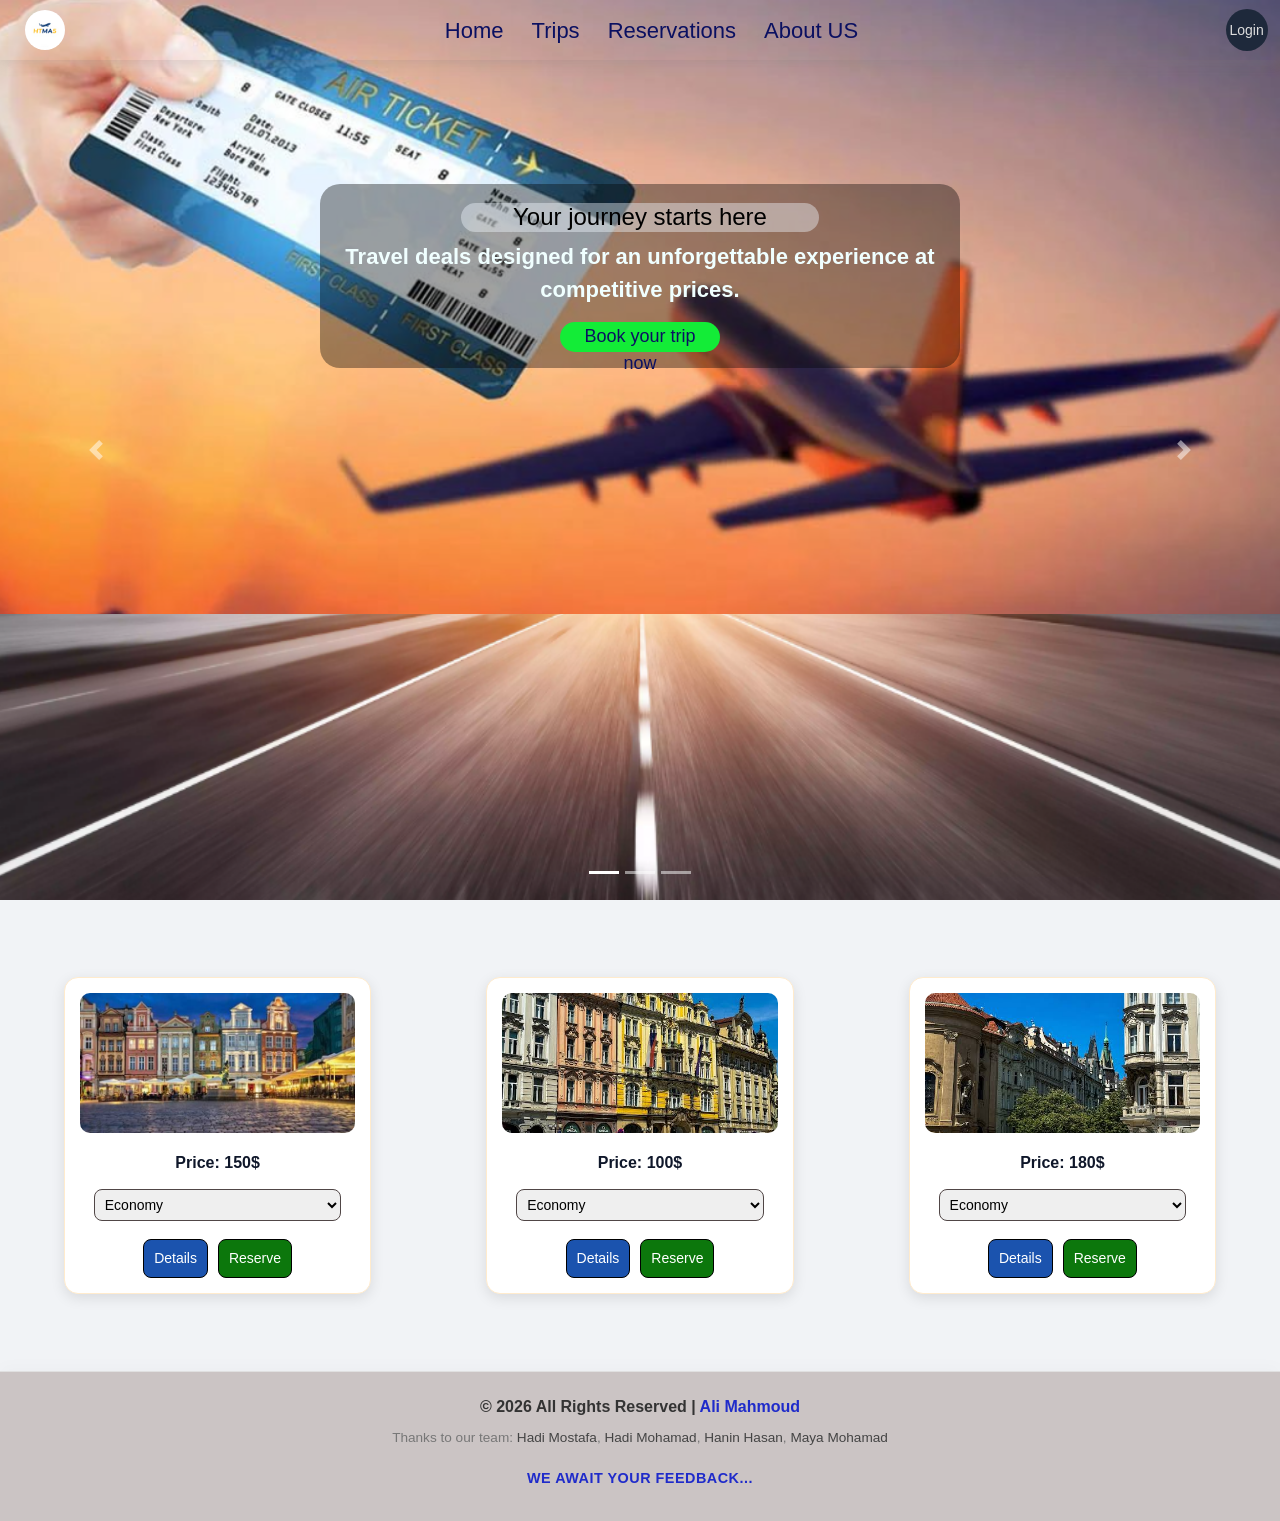
<file: index.html>
<!DOCTYPE html>

<head>
    <meta charset="UTF-8">
    <meta name="viewport" content="width=device-width, initial-scale=1.0">
    <title>HTMA5</title>
    <link rel="stylesheet" href="https://cdn.jsdelivr.net/npm/bootstrap@4.0.0/dist/css/bootstrap.min.css"
        integrity="sha384-Gn5384xqQ1aoWXA+058RXPxPg6fy4IWvTNh0E263XmFcJlSAwiGgFAW/dAiS6JXm" crossorigin="anonymous">
    <link rel="stylesheet" href="https://cdnjs.cloudflare.com/ajax/libs/font-awesome/4.7.0/css/font-awesome.min.css">
    <link rel="stylesheet" href="style.css">

    <style>
        .modern-footer {
            background: #c5bcbcd8;
            padding: 25px 0 15px 0;
            /* تم تقليل المساحة البيضاء هنا */
            margin-top: 30px;
            border-top: 1px solid #e0e0e0;
            box-shadow: 0 -5px 15px rgba(0, 0, 0, 0.02);
            font-family: 'Segoe UI', Tahoma, Geneva, Verdana, sans-serif;
        }

        .footer-content {
            max-width: 1200px;
            margin: 0 auto;
            display: flex;
            flex-direction: column;
            align-items: center;
            text-align: center;
            gap: 12px;
            /* تقليل المسافة بين العناصر */
        }

        .copyright {
            font-size: 1rem;
            color: #333;
            font-weight: 600;
            margin: 0;
        }

        .highlight {
            color: #1f2bca;
        }

        .contributors {
            color: #777;
            font-size: 0.85rem;
            margin: 0;
        }

        .contributors span {
            color: #444;
            font-weight: 500;
        }

        /* تنسيق الأيقونات الجديد */
        .social-icons {
            display: flex;
            gap: 12px;
            justify-content: center;
            margin-bottom: 8px;
        }

        .social-icons .icon {
            width: 38px;
            /* تصغير حجم الأيقونة قليلاً ليناسب المساحة */
            height: 38px;
            border-radius: 50%;
            display: flex;
            justify-content: center;
            align-items: center;
            text-decoration: none;
            font-size: 1.1rem;
            transition: all 0.3s ease;
            background: #f8f9fa;
            color: #666;
        }

        /* الألوان عند الـ Hover */
        .icon.facebook:hover {
            background: #3b5998;
            color: white;
            transform: translateY(-3px);
        }

        .icon.telegram:hover {
            background: #0088cc;
            color: white;
            transform: translateY(-3px);
        }

        .icon.instagram:hover {
            background: #e1306c;
            color: white;
            transform: translateY(-3px);
        }

        .icon.whatsapp:hover {
            background: #25d366;
            color: white;
            transform: translateY(-3px);
        }

        /* عبارة التواصل */
        .contact-text {
            font-size: 0.9rem;
            color: #1f2bca;
            font-weight: bold;
            margin-top: 5px;
            letter-spacing: 0.5px;
        }

        /* لضمان تجاوب الفوتر مع الشاشات الصغيرة */
        @media (max-width: 768px) {
            .footer-content {
                padding: 0 20px;
            }
        }

        /* تنسيق البوكس الأساسي مع إضافة خاصية الانتقال السلس */
        .box {
            transition: all 0.5s ease;
            overflow: hidden;
            position: relative;
            background: #fff;
            border-radius: 14px;
            padding: 15px;
            z-index: 1;
        }

        /* الكلاس الذي سيتم إضافته بالجافا سكريبت لتكبير البوكس */
        .box.expanded {
            width: 450px;
            /* العرض الجديد عند التكبير */
            z-index: 100;
            box-shadow: 0 10px 30px rgba(0, 0, 0, 0.3);
        }

        /* إخفاء نص وصف الرحلة افتراضياً */
        .trip-description {
            display: none;
            margin-top: 15px;
            font-size: 14px;
            color: #555;
            text-align: justify;
            line-height: 1.6;
        }

        /* إظهار النص فقط عندما يكون البوكس مكبراً */
        .expanded .trip-description {
            display: block;
            animation: fadeIn 0.8s;
        }

        @keyframes fadeIn {
            from {
                opacity: 0;
            }

            to {
                opacity: 1;
            }
        }

        .user-dropdown {
            position: relative;
            display: inline-block;
            cursor: pointer;
        }

        .user-card {
            direction: ltr !important;
            /* فرض الكتابة من اليسار لليمين */
            text-align: left !important;
            display: none;
            position: absolute;
            top: 100%;
            right: 0;
            width: 200px;
            background: white;
            border: 1px solid #ccc;
            border-radius: 8px;
            padding: 10px;
            box-shadow: 0 4px 8px rgba(0, 0, 0, 0.1);
            z-index: 9999;
            text-align: right;
            color: #333;
            font-size: 12px;

        }

        .user-card.show {
            display: block;
        }

        .logout-btn {
            background: #ff4d4d;
            color: white;
            border: none;
            width: 100%;
            padding: 5px;
            margin-top: 10px;
            cursor: pointer;
            border-radius: 4px;
        }
    </style>
</head>

<body class="body_home">
    <div id="carouselExampleIndicators" class="carousel slide" data-ride="carousel">
        <ol class="carousel-indicators">
            <li data-target="#carouselExampleIndicators" data-slide-to="0" class="active"></li>
            <li data-target="#carouselExampleIndicators" data-slide-to="1"></li>
            <li data-target="#carouselExampleIndicators" data-slide-to="2"></li>
        </ol>

        <div class="carousel-inner">
            <div class="carousel-item active">
                <img class="d-block w-100 photohero" src="image/حجز-تذاكر-طيران-رخيصة.png" alt="First slide">
                <div class="texthero">
                    <h2 class="texthero-h2">Your journey starts here</h2>
                    <p><strong>Travel deals designed for an unforgettable experience at competitive prices.</strong></p>
                    <button><a href="Reservations.html" class="iconc">Book your trip now</a></button>
                </div>
            </div>

            <div class="carousel-item">
                <img class="d-block w-100 photohero" src="image/arrival40.avif" alt="Second slide">
                <div class="texthero">
                    <h2 class="texthero-h2">Trips to your favorite destinations</h2>
                    <p><strong>Explore our exclusive offers to the most sought-after cities… competitive prices and
                            instant ticket confirmation.</strong></p>
                    <button><a href="Trips.html" class="iconc">Discover offers</a></button>
                </div>
            </div>

            <div class="carousel-item">
                <img class="d-block w-100 photohero" src="image/tect.jpg" alt="Third slide">
                <div class="texthero">
                    <h2 class="texthero-h2">Book your flight in minutes</h2>
                    <p><strong>Our user-friendly interface lets you compare prices, choose convenient dates
                            here.</strong></p>
                    <button><a href="Reservations.html" class="iconc">Start booking now</a></button>
                </div>
            </div>
        </div>

        <a class="carousel-control-prev" href="#carouselExampleIndicators" role="button" data-slide="prev">
            <span class="carousel-control-prev-icon" aria-hidden="true"></span>
            <span class="sr-only">Previous</span>
        </a>

        <a class="carousel-control-next" href="#carouselExampleIndicators" role="button" data-slide="next">
            <span class="carousel-control-next-icon" aria-hidden="true"></span>
            <span class="sr-only">Next</span>
        </a>
    </div>

    <div class="container">
        <div class="navbar">
            <img src="image/1845c0d96_logo.png" class="logo" alt="Logo">
            <div class="center">
                <div class="icon"><a href="index.html" class="iconc">Home</a></div>
                <div class="icon"><a href="Trips.html" class="iconc">Trips</a></div>
                <div class="icon"><a href="Reservations.html" class="iconc">Reservations</a></div>
                <div class="icon"><a href="AboutUS.html" class="iconc">About US</a></div>
            </div>

            <div id="userSection">
                <a href="loginReg.html" class="right-user" id="userBox">Login</a>
            </div>
        </div>
    </div>

    <div class="grid1">
        <div class="box">
            <img src="image/images (1).jpeg" alt="" class="trip-img">
            <div class="price">Price: <span class="amount">150</span>$</div>

            <select class="flight-class" onchange="updatePrice(this)">
                <option value="Economy" data-price="150">Economy</option>
                <option value="Business" data-price="350">Business</option>
                <option value="First Class" data-price="600">First Class</option>
            </select>

            <div class="trip-description">
                <strong>Flight Details</strong><br>
                Embark on a journey from Beirut to the heart of London, featuring exquisite dining and the flexibility
                of one free date change. Experience ultimate relaxation and dedicated service every mile of the way
            </div>

            <div class="btns">
                <button class="btn details" onclick="toggleDetails(this)">Details</button>
                <button class="btn book" onclick="handleBooking(this)">Reserve</button>
            </div>
        </div>
        <div class="box">
            <img src="image/images (2).jpeg" alt="" class="trip-img">
            <div class="price">Price: <span class="amount">100</span>$</div>

            <select class="flight-class" onchange="updatePrice(this)">
                <option value="Economy" data-price="100">Economy</option>
                <option value="Business" data-price="250">Business</option>
                <option value="First Class" data-price="400">First Class</option>
            </select>

            <div class="trip-description">
                <strong>Flight Details</strong><br>
                Departing from Beirut International Airport to Paris, this flight includes two gourmet meals and a
                one-time free booking modification. Enjoy a comfortable stay and premium services throughout your
                journey
            </div>

            <div class="btns">
                <button class="btn details" onclick="toggleDetails(this)">Details</button>
                <button class="btn book" onclick="handleBooking(this)">Reserve</button>
            </div>
        </div>
        <div class="box">
            <img src="image/images (3).jpeg" alt="" class="trip-img">
            <div class="price">Price: <span class="amount">180</span>$</div>

            <select class="flight-class" onchange="updatePrice(this)">
                <option value="Economy" data-price="180">Economy</option>
                <option value="Business" data-price="300">Business</option>
                <option value="First Class" data-price="650">First Class</option>
            </select>

            <div class="trip-description">
                <strong>Flight Details</strong><br>
                Fly from Beirut to the vibrant city of Dubai, with diverse meal options and a complimentary booking
                adjustment included. Relax in our ergonomic seating while enjoying world-class hospitality across the
                skies
            </div>

            <div class="btns">
                <button class="btn details" onclick="toggleDetails(this)">Details</button>
                <button class="btn book" onclick="handleBooking(this)">Reserve</button>
            </div>
        </div>

    </div>

    <footer class="modern-footer">
        <div class="footer-content">
            <div class="footer-section">
                <h2 class="copyright">© 2026 All Rights Reserved | <span class="highlight"> Ali Mahmoud</span>
                </h2>
            </div>

            <div class="footer-section">
                <p class="contributors">
                    Thanks to our team:
                    <span>Hadi Mostafa</span>, <span>Hadi Mohamad</span>,
                    <span>Hanin Hasan</span>, <span>Maya Mohamad</span>
                </p>
            </div>

            <div class="footer-section contact-us-area">
                <div class="social-icons">

                </div>
                <p class="contact-text"> WE AWAIT YOUR FEEDBACK... </p>
            </div>
        </div>
    </footer>

    <script src="https://code.jquery.com/jquery-3.2.1.slim.min.js"></script>
    <script src="https://cdn.jsdelivr.net/npm/popper.js@1.12.9/dist/umd/popper.min.js"></script>
    <script src="https://cdn.jsdelivr.net/npm/bootstrap@4.0.0/dist/js/bootstrap.min.js"></script>

    <script>
        function toggleDetails(button) {
            // العثور على البوكس الأب للزر
            const box = button.closest('.box');

            // إغلاق أي بوكس آخر مفتوح (اختياري، لتركيز المستخدم على رحلة واحدة)
            document.querySelectorAll('.box').forEach(b => {
                if (b !== box) b.classList.remove('expanded');
            });

            // تبديل حالة البوكس الحالي
            box.classList.toggle('expanded');

            // تغيير نص الزر حسب الحالة
            if (box.classList.contains('expanded')) {
                button.innerText = "Close";
            } else {
                button.innerText = "Details";
            }
        }
        function updatePrice(selectElement) {
            // 1. العثور على البوكس الأب للعنصر الذي تغير
            const box = selectElement.closest('.box');

            // 2. العثور على خيار الدرجة المحدد حالياً
            const selectedOption = selectElement.options[selectElement.selectedIndex];

            // 3. جلب السعر المخزن في data-price
            const newPrice = selectedOption.getAttribute('data-price');

            // 4. تحديث النص داخل الـ span الذي يحمل كلاس amount
            const amountSpan = box.querySelector('.amount');
            amountSpan.innerText = newPrice;

            // إضافة تأثير بصري بسيط (اختياري) للتنبيه بتغير السعر
            amountSpan.style.color = '#ff0000';
            setTimeout(() => { amountSpan.style.color = ''; }, 500);
        }
        function handleBooking(button) {
            const userData = localStorage.getItem('loggedUser');

            if (!userData) {
                alert("عليك تسجيل الدخول أولاً!");
                window.location.href = 'loginReg.html';
                return;
            }

            // جلب السعر من البوكس
            const box = button.closest('.box');
            const price = box.querySelector('.amount').innerText;

            // الانتقال لصفحة التذكرة مع تمرير السعر في الرابط
            window.location.href = `ticket.html?price=${price}`;
        }
        function updateNavbar() {
            const userSection = document.getElementById('userSection');
            const storedUser = localStorage.getItem('loggedUser');

            if (storedUser) {
                const user = JSON.parse(storedUser);
                // استبدال زر Login بالاسم والقائمة
                userSection.innerHTML = `
                    <div class="user-dropdown" onclick="toggleMenu()">
                        <span class="right-user" style="background:#28a745; cursor:pointer;">
                             <i class="fa fa-user"></i> ${user.name}
                        </span>
                        <div id="myCard" class="user-card">
                            <p><strong>Name:</strong> ${user.name}</p>
                            <p><strong>Email:</strong> ${user.email}</p>
                            <p><strong>Status:</strong> ${user.role === 'Admin' ? 'Admin' : 'User'}</p>
                            <button class="logout-btn" onclick="logout()">Logout</button>
                        </div>
                    </div>
                `;
            }
        }

        function toggleMenu() {
            document.getElementById('myCard').classList.toggle('show');
        }

        function logout() {
            localStorage.removeItem('loggedUser');
            window.location.reload();
        }

        // تنفيذ الدالة عند تحميل الصفحة
        window.onload = updateNavbar;
    </script>
</body>

</html>
</file>
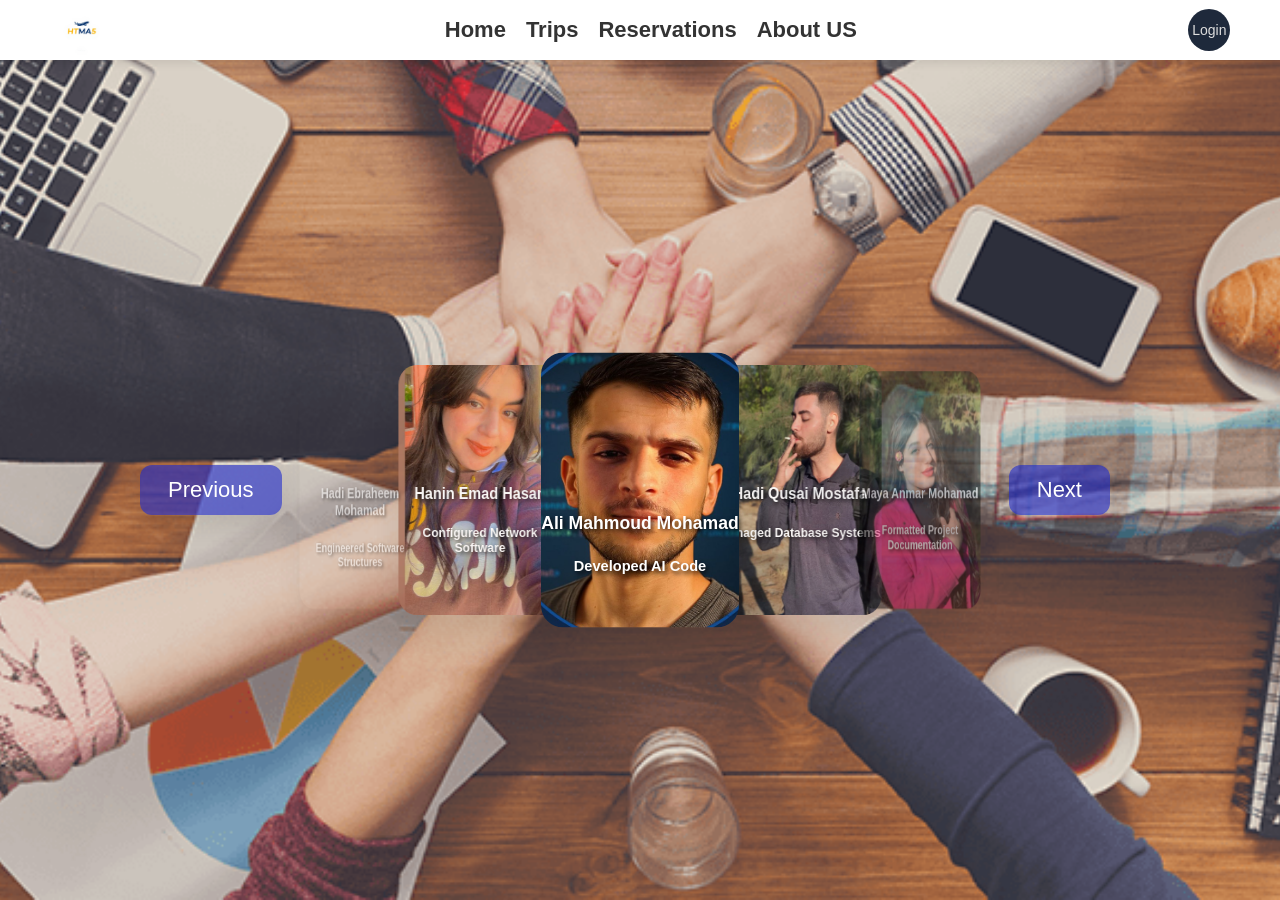
<file: AboutUS.html>
<!DOCTYPE html>
<html lang="en">

<head>
    <meta charset="UTF-8">
    <title>About Us</title>
    <link rel="stylesheet" href="style.css">
    <style>
        body {
            margin: 0;
            height: 100vh;
            display: flex;
            justify-content: center;
            align-items: center;
            background: #eef1f5;
            font-family: sans-serif;
        }

        /* --- تعديل لضمان ظهور الـ Navbar بشكل سليم --- */
        .navbar {
            position: fixed;
            top: 0;
            width: 100%;
            display: flex;
            justify-content: space-between;
            align-items: center;
            padding: 10px 50px;
            background: #fff; /* أضفت خلفية بيضاء لضمان الوضوح */
            box-shadow: 0 2px 10px rgba(0,0,0,0.1);
            z-index: 1000;
            box-sizing: border-box;
        }

        .navbar .center {
            display: flex;
            gap: 20px;
        }

        .navbar .iconc {
            text-decoration: none;
            color: #333;
            font-weight: bold;
        }

        /* ///////////////////////////////////////////////////// AboutUs.css */
        .container {
            position: relative;
            width: 700px;
            text-align: center;
            margin-top: 80px; /* لإعطاء مساحة تحت الـ Navbar */
        }

        .cards {
            position: relative;
            width: 100%;
            height: 350px;
            display: flex;
            justify-content: center;
            align-items: center;
        }

        .card:hover .text {
            visibility: hidden;
            transform: scale(1.2);
        }

        .card {
            width: 180px;
            height: 250px;
           /* تأكد من المسار الصحيح */
            background-position: center;
            background-repeat: no-repeat;
            background-size: cover;
            border-radius: 20px;
            position: absolute;
            display: flex;
            justify-content: center;
            font-weight: bold;
            color: #ffffff;
            box-shadow: 0 20px 40px rgba(0, 0, 0, 0.1);
            transition: 0.8s ease;
            opacity: 0.9;
        }

        .text {
            padding-top: 120px;
            text-shadow: 2px 2px 4px rgba(0,0,0,0.8); /* تحسين وضوح النص فوق الصورة */
        }

        .card.center {
            transform: translateZ(80px) scale(1.1);
            opacity: 1;
            z-index: 10;
        }

        .card.left1 { transform: translateX(-160px) rotateY(25deg); }
        .card.left2 { transform: translateX(-280px) rotateY(45deg) scale(0.95); opacity: 0.55; }
        .card.right1 { transform: translateX(160px) rotateY(-25deg); }
        .card.right2 { transform: translateX(280px) rotateY(-45deg) scale(0.95); opacity: 0.55; }

        button {
            position: absolute;
            top: 50%;
            transform: translateY(-50%);
            padding: 12px 28px;
            background: rgba(31, 43, 202, 0.616);
            border-radius: 12px;
            border: none;
            font-size: 22px;
            color: white;
            cursor: pointer;
            box-shadow: 0 10px 25px rgba(0, 0, 0, 0.1);
            transition: 0.2s ease;
            z-index: 100;
        }

        button:hover { transform: scale(1.05) translateY(-50%); }
        #prev { left: -150px; }
        #next { right: -120px; }

        /* ستايل لاسم المستخدم عند تسجيل الدخول */
        .user-logged {
            background: #28a745;
            color: white;
            padding: 8px 15px;
            border-radius: 20px;
            text-decoration: none;
            font-weight: bold;
        }
    </style>
</head>

<body class="body_aboutus">
    <div class="navbar">
        <img src="image/1845c0d96_logo.png" class="logo" alt="Logo" style="height: 50px;">
        <div class="center">
            <div class="icon"><a href="index.html" class="iconc">Home</a></div>
            <div class="icon"><a href="Trips.html" class="iconc">Trips</a></div>
            <div class="icon"><a href="Reservations.html" class="iconc">Reservations</a></div>
            <div class="icon"><a href="AboutUS.html" class="iconc">About US</a></div>
        </div>
        
        <div id="userSection">
            <a href="loginReg.html" class="right-user" id="userBox">Login</a>
        </div>
    </div>

    <div class="container">
        <button id="prev">Previous</button>
        <button id="next">Next</button>

        <div class="cards" id="cards">
            <div class="card" style=" background-image: url('image/ali.jpg'); ">
                <div class="text">Ali Mahmoud Mohamad <br> <h5>Developed AI Code</h5></div>
            </div>
            <div class="card" style=" background-image: url('image/IMG-20260102-WA0003.jpg'); ">
                <div class="text">Hanin Emad Hasan <br> <h5>Configured Network Software</h5></div>
            </div>
            <div class="card" style=" background-image: url(''); ">
                <div class="text">Hadi Ebraheem Mohamad <br> <h5>Engineered Software Structures</h5></div>
            </div>
            <div class="card" style=" background-image: url('image/IMG-20260101-WA0004.jpg'); ">
                <div class="text">Hadi Qusai Mostafa <br> <h5>Managed Database Systems</h5></div>
            </div>
            <div class="card" style=" background-image: url('image/IMG-20260101-WA0003.jpg'); ">
                <div class="text">Maya Anmar Mohamad <br> <h5>Formatted Project Documentation</h5></div>
            </div>
        </div>
    </div>

    <script>
        // --- 1. منطق الـ Carousel (كودك الأصلي) ---
        const cards = [...document.querySelectorAll(".card")];
        const positions = ["center", "left1", "left2", "right1", "right2"];

        function render() {
            cards.forEach((card, i) => {
                card.className = "card " + positions[i];
            });
        }

        function next() {
            positions.unshift(positions.pop());
            render();
        }

        function prev() {
            positions.push(positions.shift());
            render();
        }

        document.getElementById("next").onclick = next;
        document.getElementById("prev").onclick = prev;
        render();
        setInterval(() => next(), 3000);

        // --- 2. منطق التحقق من تسجيل الدخول (الإضافة الجديدة) ---
        window.onload = function() {
            const userSection = document.getElementById('userSection');
            const storedUser = localStorage.getItem('loggedUser');

            if (storedUser) {
                const user = JSON.parse(storedUser);
                userSection.innerHTML = `<a href="#" class="user-logged">Hi, ${user.name}</a>`;
            }
        };
    </script>
</body>
</html>
</file>
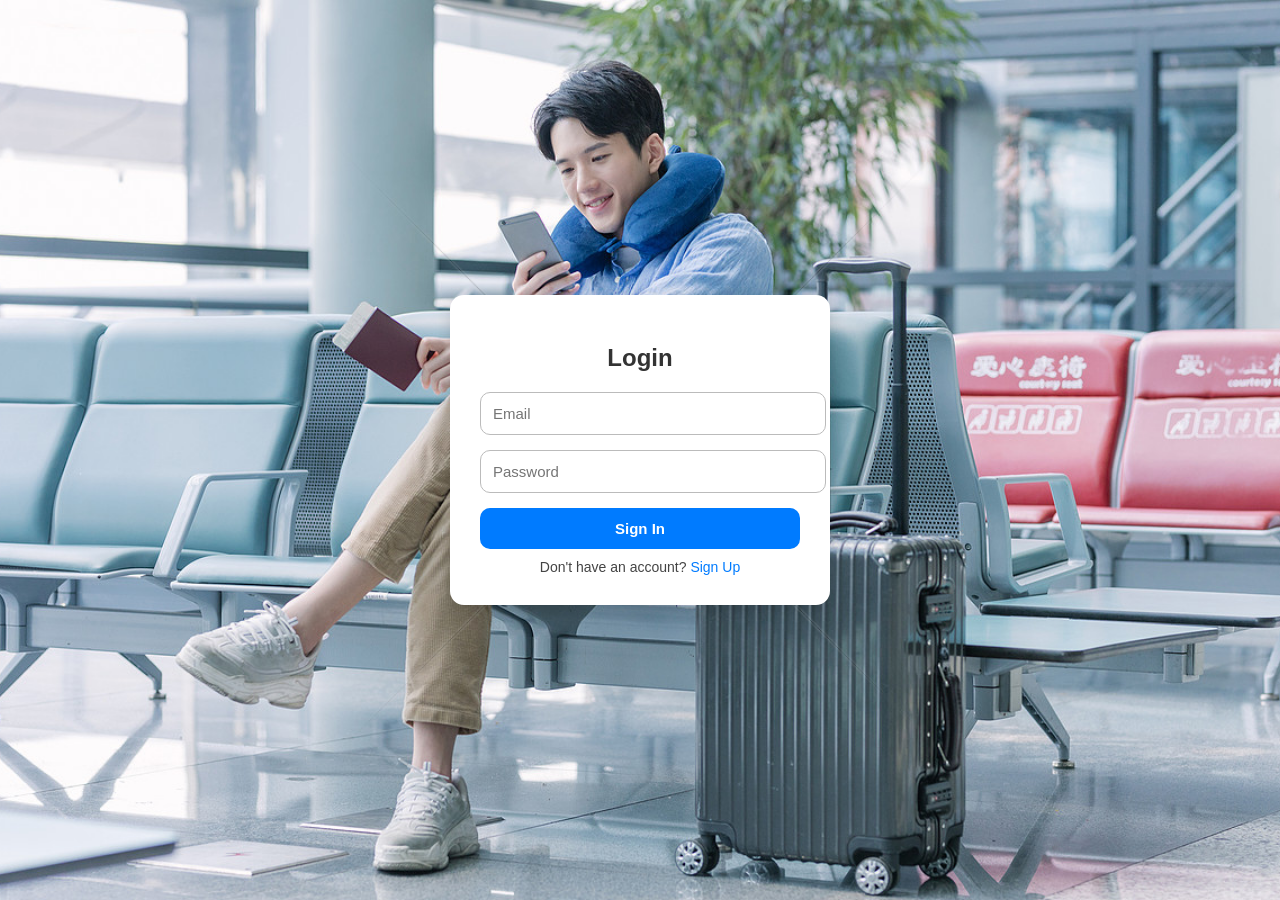
<file: Login.html>
<!DOCTYPE html>
<html lang="en">

<head>
    <meta charset="UTF-8">
    <title>Login</title>
    <link rel="stylesheet" href="stylelog.css">
    <style>
        /* التنسيقات الخاصة بك كما هي تماماً */
        body {
            margin: 0;
            padding: 0;
            background: #e9eff3;
            height: 100vh;
            display: flex;
            justify-content: center;
            align-items: center;
            font-family: Arial, sans-serif;
        }

        .login-box {
            background: #fff;
            width: 320px;
            padding: 30px;
            border-radius: 14px;
            box-shadow: 0 4px 16px rgba(0, 0, 0, 0.15);
            text-align: center;
        }

        .login-box h2 {
            margin-bottom: 20px;
            font-weight: bold;
            color: #333;
        }

        .input-field {
            width: 100%;
            padding: 12px;
            margin-bottom: 15px;
            border-radius: 10px;
            border: 1px solid #bbb;
            font-size: 15px;
        }

        .btn {
            width: 100%;
            padding: 12px;
            background: #007bff;
            border: none;
            color: white;
            font-weight: bold;
            border-radius: 10px;
            cursor: pointer;
            font-size: 15px;
            transition: 0.2s;
        }

        .btn:hover {
            background: #005fcc;
        }

        .bottom-text {
            margin-top: 10px;
            font-size: 14px;
            color: #444;
        }

        .bottom-text a {
            color: #007bff;
            text-decoration: none;
        }

        /* أضفت لك تنسيقاً بسيطاً لرسائل الخطأ والنجاح ليتناسب مع تصميمك */
        #msg {
            margin-bottom: 15px;
            padding: 10px;
            border-radius: 10px;
            font-size: 14px;
            display: none;
            /* مخفي افتراضياً */
        }
    </style>
</head>

<body class="body_login">

    <div class="login-box">
        <h2>Login</h2>

        <div id="msg"></div>
        <form id="loginForm"> <input type="email" class="input-field" name="email" placeholder="Email" required>
            <input type="password" class="input-field" name="password" placeholder="Password" required>
            <button class="btn" type="submit">Sign In</button>
        </form>
        <div class="bottom-text">
            Don't have an account? <a href="signup.html">Sign Up</a>
        </div>
    </div>

    <script>
        document.getElementById('loginForm').addEventListener('submit', function (e) {
            e.preventDefault();

            const msgDiv = document.getElementById('msg');
            const formData = new FormData(this);

            fetch('login.php', {
                method: 'POST',
                body: formData
            })
            .then(response => response.json())
            .then(data => {
                msgDiv.style.display = 'block';
                msgDiv.innerText = data.message;

                if (data.status === 'success') {
                    msgDiv.style.background = '#d4edda';
                    msgDiv.style.color = '#155724';
                    msgDiv.style.border = '1px solid #c3e6cb';

                    // --- الجزء الجديد لتخزين بيانات المستخدم ---
                    if (data.user) {
                        localStorage.setItem('loggedUser', JSON.stringify({
                            name: data.user.name,
                            email: data.user.email,
                            role: data.user.role
                        }));
                    }
                    // ---------------------------------------

                    setTimeout(() => {
                        window.location.href = data.redirect; 
                    }, 1500);
                } else {
                    msgDiv.style.background = '#f8d7da';
                    msgDiv.style.color = '#721c24';
                    msgDiv.style.border = '1px solid #f5c6cb';
                }
            })
            .catch(error => {
                console.error('Error:', error);
                msgDiv.style.display = 'block';
                msgDiv.innerText = "حدث خطأ في الاتصال";
            });
        });
    </script>

</body>

</html>
</file>
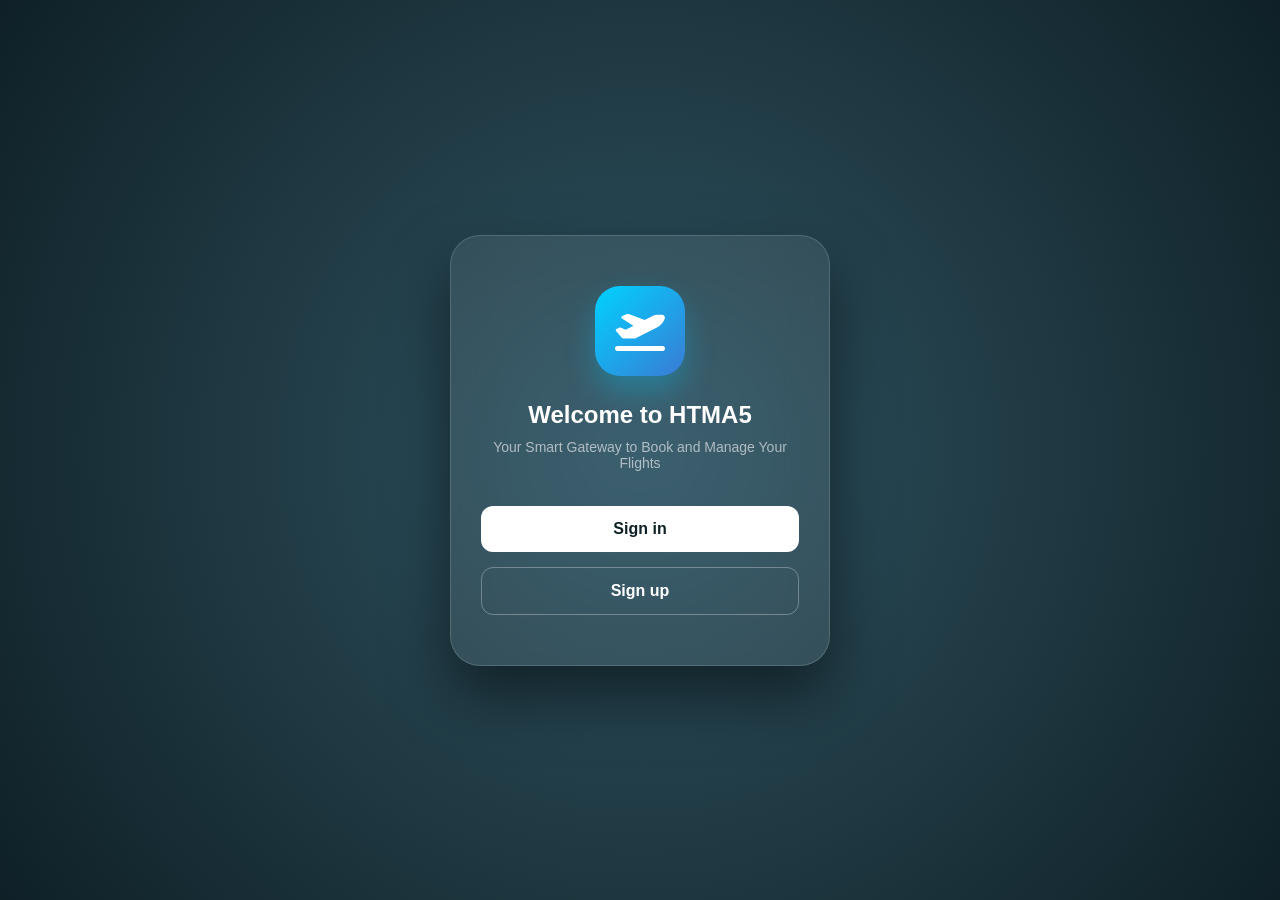
<file: loginReg.html>
<!DOCTYPE html>
<html lang="ar" dir="rtl">
<head>
    <meta charset="UTF-8">
    <meta name="viewport" content="width=device-width, initial-scale=1.0">
    <title>بوابة حجز الطيران</title>
    
    <link rel="stylesheet" href="https://cdnjs.cloudflare.com/ajax/libs/font-awesome/6.4.0/css/all.min.css">

    <style>
        /* إعدادات التصفير */
        * {
            margin: 0;
            padding: 0;
            box-sizing: border-box;
            font-family: 'Segoe UI', Tahoma, Geneva, Verdana, sans-serif;
        }

        body {
            height: 100vh;
            display: flex;
            align-items: center;
            justify-content: center;
            /* خلفية متدرجة فخمة */
            background: radial-gradient(circle at center, #2c5364, #203a43, #0f2027);
            overflow: hidden;
        }

        /* الكرت الزجاجي الرئيسي */
        .main-card {
            background: rgba(255, 255, 255, 0.08);
            backdrop-filter: blur(20px);
            -webkit-backdrop-filter: blur(20px);
            border: 1px solid rgba(255, 255, 255, 0.15);
            padding: 50px 30px;
            border-radius: 30px;
            text-align: center;
            width: 90%;
            max-width: 380px;
            box-shadow: 0 30px 60px rgba(0, 0, 0, 0.5);
            animation: fadeInScale 0.8s ease-out;
        }

        /* الأيقونة المركزية */
        .central-icon {
            width: 90px;
            height: 90px;
            background: linear-gradient(135deg, #00d2ff, #3a7bd5);
            margin: 0 auto 25px;
            border-radius: 25px;
            display: flex;
            align-items: center;
            justify-content: center;
            font-size: 40px;
            color: white;
            box-shadow: 0 15px 30px rgba(0, 210, 255, 0.3);
            animation: float 3s ease-in-out infinite;
        }

        h1 {
            color: white;
            font-size: 24px;
            margin-bottom: 10px;
            font-weight: 600;
        }

        p {
            color: rgba(255, 255, 255, 0.6);
            font-size: 14px;
            margin-bottom: 35px;
        }

        .actions {
            display: flex;
            flex-direction: column;
            gap: 15px;
        }

        /* تنسيق الأزرار */
        .btn {
            padding: 14px;
            border-radius: 12px;
            text-decoration: none;
            font-weight: 600;
            font-size: 16px;
            transition: all 0.3s ease;
            display: block;
        }

        .login-btn {
            background: white;
            color: #0f2027;
        }

        .login-btn:hover {
            background: #00d2ff;
            color: white;
            transform: translateY(-5px);
        }

        .signup-btn {
            background: transparent;
            color: white;
            border: 1px solid rgba(255, 255, 255, 0.3);
        }

        .signup-btn:hover {
            background: rgba(255, 255, 255, 0.1);
            border-color: white;
            transform: translateY(-5px);
        }

        /* الأنيميشن */
        @keyframes fadeInScale {
            from { opacity: 0; transform: scale(0.9); }
            to { opacity: 1; transform: scale(1); }
        }

        @keyframes float {
            0%, 100% { transform: translateY(0); }
            50% { transform: translateY(-10px); }
        }
    </style>
</head>
<body>

    <div class="main-card">
        <div class="central-icon">
            <i class="fas fa-plane-departure"></i>
        </div>

        <h1>Welcome to HTMA5</h1>
        <p>Your Smart Gateway to Book and Manage Your Flights</p>

        <div class="actions">
            <a href="Login.html" class="btn login-btn"> Sign in</a>
            <a href="signup.html" class="btn signup-btn"> Sign up </a>
        </div>
    </div>

</body>
</html>
</file>
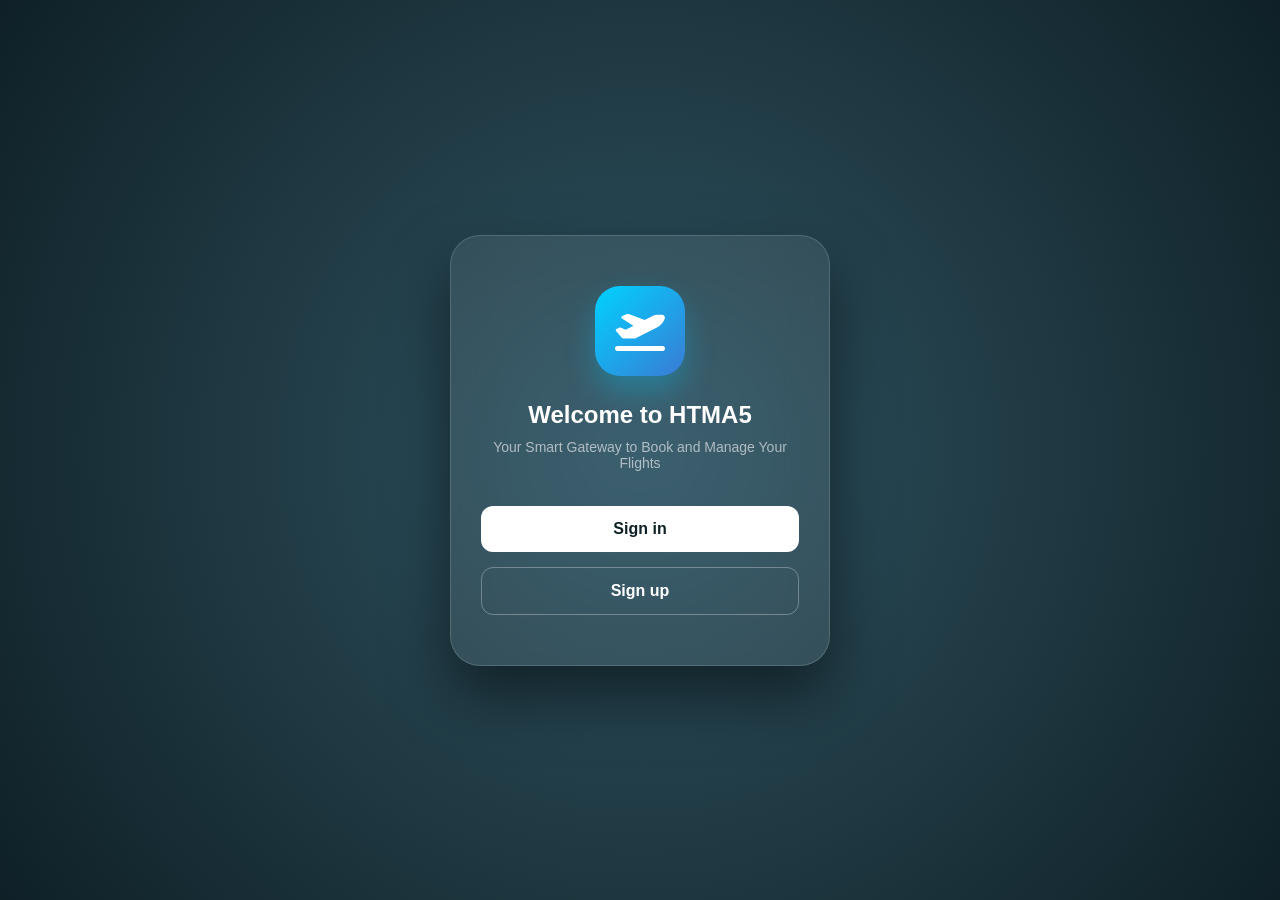
<file: Reservations.html>
<!DOCTYPE html>
<html lang="ar">

<head>
    <meta charset="UTF-8">
    <meta name="viewport" content="width=device-width, initial-scale=1.0">
    <title>Reservations - حجوزاتي</title>
    <link rel="stylesheet" href="style.css">
    <style>
        /* توحيد ستايل الصفحة مع بقية الموقع */
        body {
            margin: 0;
            background: #eef1f5;
            font-family: sans-serif;
            padding-top: 80px; /* مساحة للنافبار الثابت */
        }

        /* --- النافبار الموحد (نفس About Us) --- */
        .navbar {
            position: fixed;
            top: 0;
            width: 100%;
            display: flex;
            justify-content: space-between;
            align-items: center;
            padding: 10px 50px;
            background: #fff;
            box-shadow: 0 2px 10px rgba(0,0,0,0.1);
            z-index: 1000;
            box-sizing: border-box;
        }

        .navbar .center {
            display: flex;
            gap: 20px;
        }

        .navbar .iconc {
            text-decoration: none;
            color: #333;
            font-weight: bold;
            transition: 0.3s;
        }

        .navbar .iconc:hover { color: #1f2bca; }

        .logo { height: 50px; }

        /* --- تنسيق الحاويات والبطاقات --- */
        .container_rese {
            max-width: 800px;
            margin: 20px auto;
            padding: 20px;
        }
        .card_rese {
            background: white;
            border-radius: 15px;
            padding: 20px;
            margin-bottom: 20px;
            box-shadow: 0 4px 15px rgba(0,0,0,0.08);
            border-right: 5px solid #1f2bca; /* لمسة جمالية بلون الهوية */
        }

        .row_rese {
            display: flex;
            justify-content: space-between;
            margin-bottom: 10px;
            align-items: center;
        }

        .title_rese { font-weight: bold; color: #333; font-size: 1.1em; }

        /* حالات الحجز */
        .status_rese { padding: 5px 12px; border-radius: 20px; font-size: 0.85em; font-weight: bold; }
        .confirmed_rese { background: #d4edda; color: #155724; }
        .pending_rese { background: #f8d7da; color: #721c24; }

        /* الأزرار الموحدة */
        .actions_rese { display: flex; gap: 10px; margin-top: 15px; }
        .btn_rese {
            padding: 8px 18px;
            border: none;
            border-radius: 8px;
            cursor: pointer;
            font-weight: bold;
            transition: 0.3s;
        }

        .btn-details_rese { background: #1f2bca; color: white; }
        .btn-cancel_rese { background: #dc3545; color: white; }
        .btn_rese:hover { opacity: 0.85; transform: translateY(-2px); }

        .right-user {
            background: #28a745;
            color: white;
            padding: 8px 15px;
            border-radius: 20px;
            text-decoration: none;
            font-weight: bold;
        }
    </style>
</head>

<body class="body_rese">
    <nav class="navbar">
        <img src="image/1845c0d96_logo.png" class="logo" alt="Logo">
        <div class="center">
            <div class="icon"><a href="index.html" class="iconc">Home</a></div>
            <div class="icon"><a href="Trips.html" class="iconc">Trips</a></div>
            <div class="icon"><a href="Reservations.html" class="iconc">Reservations</a></div>
            <div class="icon"><a href="AboutUS.html" class="iconc">About US</a></div>
        </div>
        <div id="userArea">
            <a href="loginReg.html" class="right-user" id="userBox">Login</a>
        </div>
    </nav>

    <div class="container_rese" id="reservationsList">
        <p style="text-align: center; color: #333;">جاري تحميل حجوزاتك...</p>
    </div>

    <script>
        document.addEventListener('DOMContentLoaded', function() {
            // 1. تحديث الهيدر باسم المستخدم
            const userData = JSON.parse(localStorage.getItem('loggedUser'));
            if (userData) {
                document.getElementById('userArea').innerHTML = `<span class="right-user">${userData.name}</span>`;
            } else {
                alert("يرجى تسجيل الدخول أولاً");
                window.location.href = 'loginReg.html';
                return;
            }

            // 2. جلب الحجوزات من السيرفر
            fetchMyReservations();
        });

        function fetchMyReservations() {
            fetch('get_my_bookings.php')
            .then(res => res.json())
            .then(data => {
                const list = document.getElementById('reservationsList');
                list.innerHTML = '';

                if (data.status === 'success' && data.bookings.length > 0) {
                    data.bookings.forEach(res => {
                        const statusClass = res.TicketStatus === 'Active' ? 'confirmed_rese' : 'pending_rese';
                        const statusText = res.TicketStatus === 'Active' ? 'Cancelled' : 'Confirmed';

                        list.innerHTML += `
                            <div class="card_rese" id="ticket-${res.TicketID}">
                                <div class="row_rese">
                                    <div class="title_rese">Ticket#${res.TicketID} - ${res.PassengerFirstName}</div>
                                    <div class="status_rese ${statusClass}">${statusText}</div>
                                </div>
                                <div class="row_rese">
                                    <span><strong>Boohing Date :</strong> ${res.BookingDate}</span>
                                    <span><strong>Seat:</strong> ${res.SeatNumber}</span>
                                </div>
                                <div class="row_rese">
                                    <span><strong>Flight Class:</strong> ${res.TicketStatus}</span>
                                    <span><strong>Price:</strong> ${res.TotalAmount}$</span>
                                </div>
                                <div class="actions_rese">
                                    <button class="btn_rese btn-details_rese" onclick="editSeat(${res.TicketID}, '${res.SeatNumber}')">Seat Adjustment</button>
                                    <button class="btn_rese btn-cancel_rese" onclick="cancelTicket(${res.TicketID})">Cancellation of resevation</button>
                                </div>
                            </div>
                        `;
                    });
                } else {
                    list.innerHTML = '<div class="card_rese"><p style="text-align:center">You have no current reservations.</p></div>';
                }
            });
        }

        function cancelTicket(id) {
            if (confirm("هل أنت متأكد من رغبتك في إلغاء هذا الحجز؟")) {
                fetch('cancel_booking.php?id=' + id)
                .then(res => res.json())
                .then(data => {
                    alert(data.message);
                    fetchMyReservations();
                });
            }
        }

        function editSeat(id, oldSeat) {
            const newSeat = prompt("أدخل رقم المقعد الجديد:", oldSeat);
            if (newSeat && newSeat !== oldSeat) {
                const formData = new FormData();
                formData.append('ticket_id', id);
                formData.append('new_seat', newSeat);

                fetch('update_booking.php', { method: 'POST', body: formData })
                .then(res => res.json())
                .then(data => {
                    alert(data.message);
                    fetchMyReservations();
                });
            }
        }
    </script>
</body>
</html>
</file>
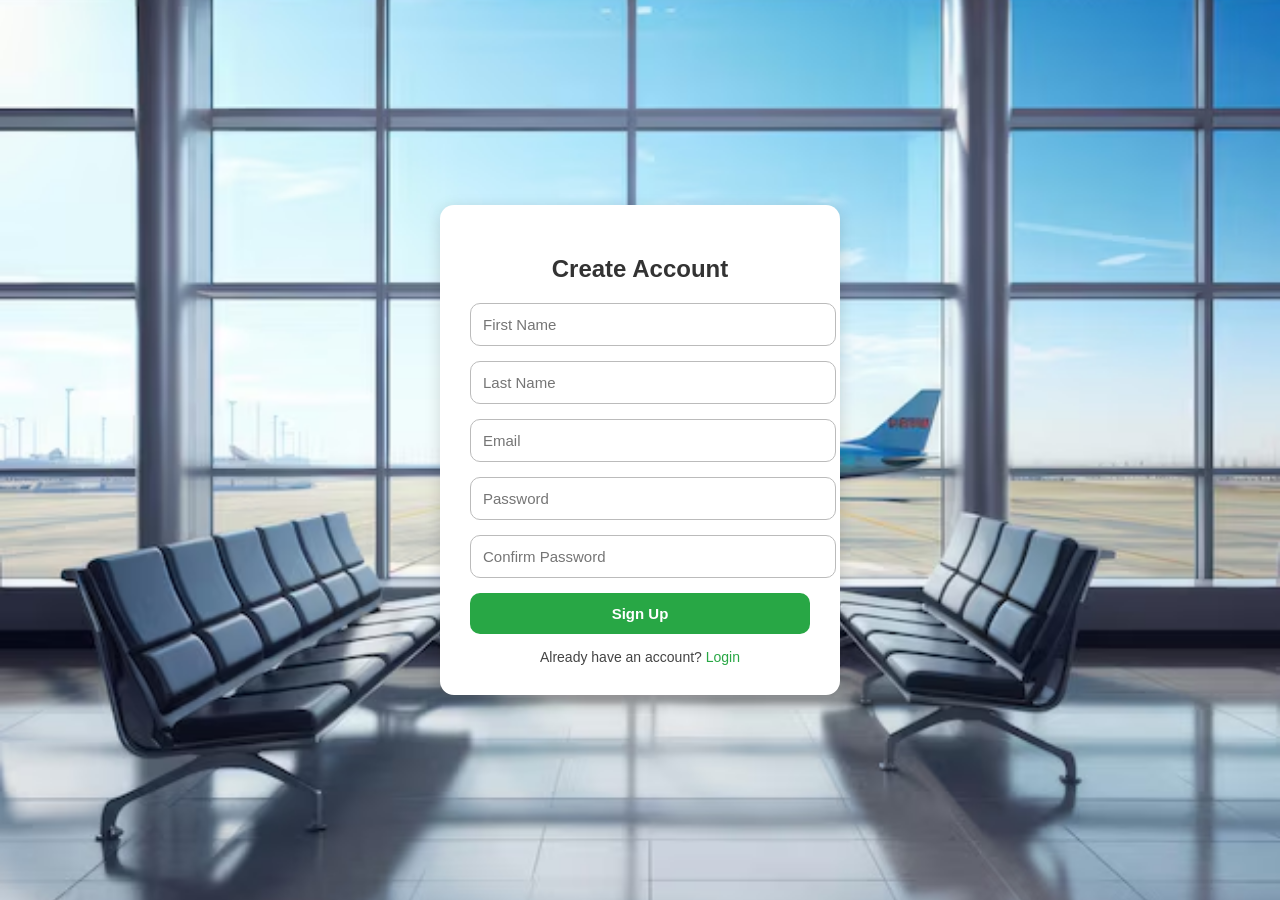
<file: signup.html>
<!DOCTYPE html>
<html lang="en">

<head>
    <meta charset="UTF-8">
    <title>Signup</title>
    <link rel="stylesheet" href="stylelog.css">

    <style>
        body {
            margin: 0;
            padding: 0;
            background: #e9eff3;
            height: 100vh;
            display: flex;
            justify-content: center;
            align-items: center;
            font-family: Arial, sans-serif;
        }

        #responseMessage {
            margin-top: 15px;
            font-size: 14px;
            text-align: center;
            font-weight: bold;
        }
    </style>
</head>

<body class="body_reg">

    <div class="signup-box">
        <h2>Create Account</h2>

        <form id="signupForm">

            <input type="text" class="input-field" name="firstname" placeholder="First Name" required>

            <input type="text" class="input-field" name="lastname" placeholder="Last Name" required>

            <input type="email" class="input-field" name="email" placeholder="Email" required>

            <input type="password" class="input-field" name="password" placeholder="Password" required>

            <input type="password" class="input-field" name="confirm_password" placeholder="Confirm Password" required>

            <button class="btn" type="submit" name="signup">Sign Up</button>

        </form>

        <div id="responseMessage"></div>

        <div class="bottom-text">
            Already have an account? <a href="login.html">Login</a>
        </div>
    </div>

    <script>
        document.getElementById('signupForm').addEventListener('submit', function (e) {
            e.preventDefault();

            const formData = new FormData(this);
            const messageDiv = document.getElementById('responseMessage');

            messageDiv.style.color = "blue";
            messageDiv.innerText = "جاري الاتصال بالسيرفر...";

            fetch('insertdata.php', {
                method: 'POST',
                body: formData
            })
                .then(async response => {
                    const text = await response.text();
                    try {
                        return JSON.parse(text);
                    } catch (err) {
                        throw new Error("السيرفر أرسل رداً غير مفهوم: " + text);
                    }
                })

                .then(data => {
                    messageDiv.innerText = data.message;
                    if (data.status === 'success') {
                        messageDiv.style.color = "green";

                        setTimeout(() => {
                            window.location.href = 'index.html';
                        }, 1000);

                    } else {
                        messageDiv.style.color = "red";
                    }
                })
                .catch(error => {
                    console.error('Error Details:', error);
                    messageDiv.style.color = "red";
                    messageDiv.innerText = "حدث خطأ: " + error.message;
                });
            // 

        });
    </script>
</body>

</html>
</file>
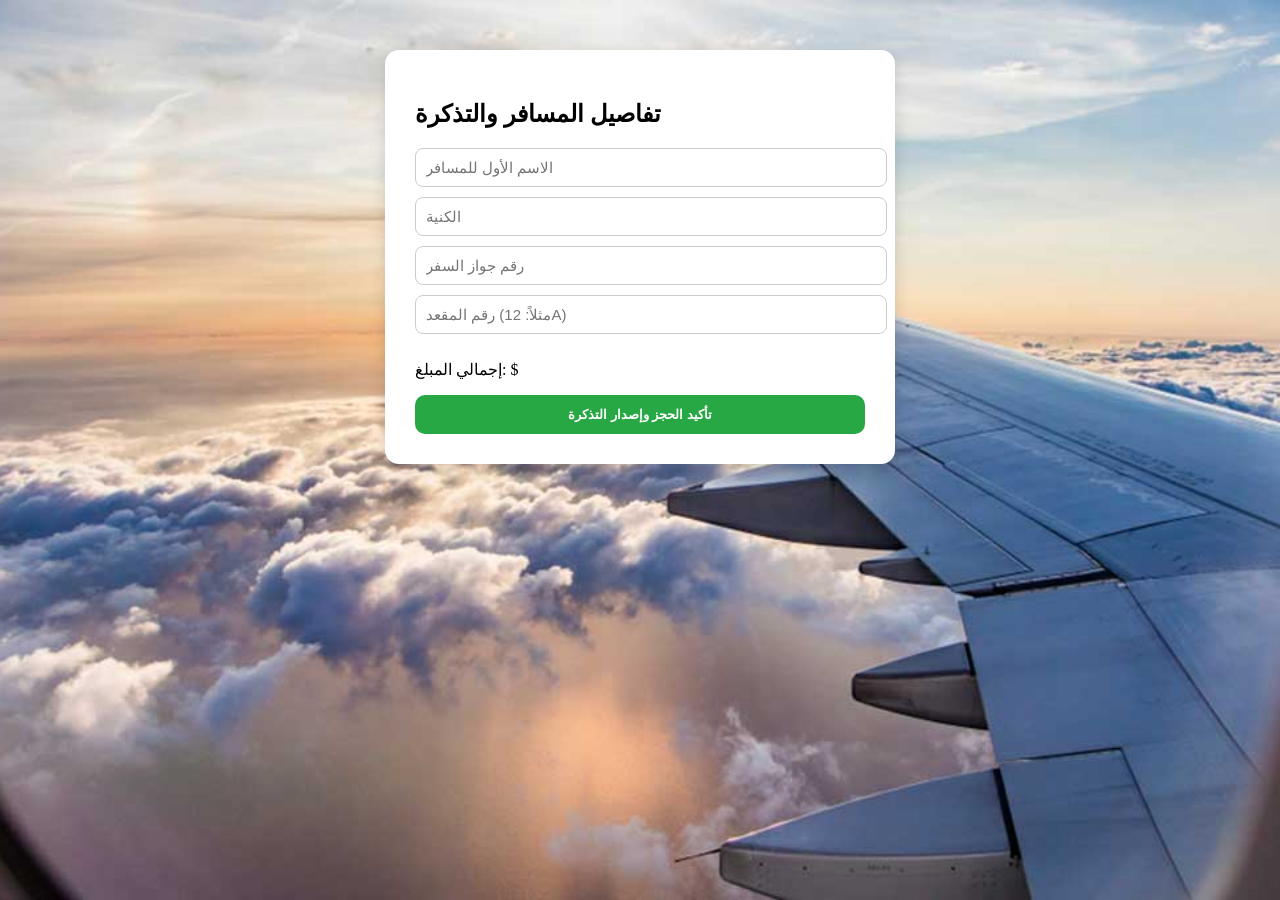
<file: ticket.html>
<!DOCTYPE html>
<html lang="ar">
<head>
    <meta charset="UTF-8">
    <title>إتمام الحجز - تفاصيل التذكرة</title>
    <link rel="stylesheet" href="stylelog.css"> <style>
        .ticket-box { background: #fff; width: 450px; padding: 30px; border-radius: 14px; box-shadow: 0 4px 16px rgba(0,0,0,0.15); margin: 50px auto; }
        .input-field { width: 100%; padding: 10px; margin-bottom: 10px; border-radius: 8px; border: 1px solid #ccc; }
        .btn-confirm { width: 100%; padding: 12px; background: #28a745; color: white; border: none; border-radius: 10px; cursor: pointer; font-weight: bold; }
    </style>
</head>
<body>
    <div class="ticket-box">
        <h2>تفاصيل المسافر والتذكرة</h2>
        <form id="ticketForm">
            <input type="text" name="p_firstname" class="input-field" placeholder="الاسم الأول للمسافر" required>
            <input type="text" name="p_lastname" class="input-field" placeholder="الكنية" required>
            <input type="text" name="passport" class="input-field" placeholder="رقم جواز السفر" required>
            <input type="text" name="seat" class="input-field" placeholder="رقم المقعد (مثلاً: 12A)" required>
            
            <p>إجمالي المبلغ: <strong id="displayPrice">0</strong>$</p>
            
            <button type="submit" class="btn-confirm">تأكيد الحجز وإصدار التذكرة</button>
        </form>
    </div>

    <script>
        // جلب السعر من الرابط وعرضه
        const urlParams = new URLSearchParams(window.location.search);
        const price = urlParams.get('price');
        document.getElementById('displayPrice').innerText = price;

        document.getElementById('ticketForm').addEventListener('submit', function(e) {
            e.preventDefault();
            const formData = new FormData(this);
            formData.append('total_amount', price);

            fetch('process_ticket.php', {
                method: 'POST',
                body: formData
            })
            .then(res => res.json())
            .then(data => {
                if(data.status === 'success') {
                    alert("تم الحجز بنجاح وإصدار التذكرة رقم: " + data.ticket_id);
                    window.location.href = 'index.html';
                } else {
                    alert("خطأ: " + data.message);
                }
            });
        });
    </script>
</body>
</html>
</file>
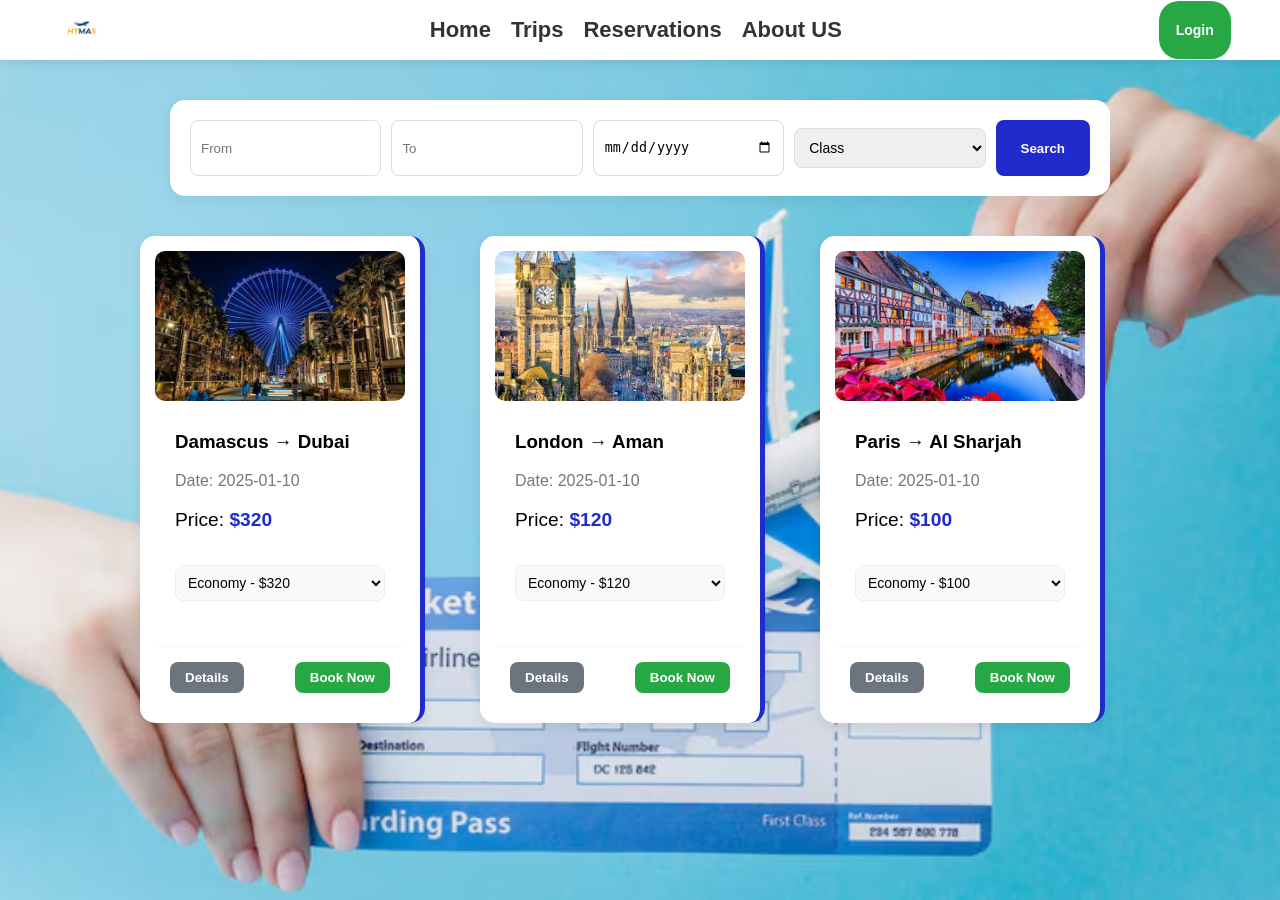
<file: Trips.html>
<!DOCTYPE html>
<html lang="en">

<head>
    <meta charset="UTF-8">
    <title>Trips Page - الرحلات</title>
    <link rel="stylesheet" href="style.css">
    <style>
        /* توحيد ستايل الصفحة مع بقية الموقع */
        body {
            margin: 0;
            background: #eef1f5;
            font-family: sans-serif;
            padding-top: 80px;
            /* مساحة للنافبار الثابت */
        }

        /* --- النافبار الموحد --- */
        .navbar {
            position: fixed;
            top: 0;
            width: 100%;
            display: flex;
            justify-content: space-between;
            align-items: center;
            padding: 10px 50px;
            background: #fff;
            box-shadow: 0 2px 10px rgba(0, 0, 0, 0.1);
            z-index: 1000;
            box-sizing: border-box;
        }

        .navbar .center {
            display: flex;
            gap: 20px;
        }

        .navbar .iconc {
            text-decoration: none;
            color: #333;
            font-weight: bold;
            transition: 0.3s;
        }

        .navbar .iconc:hover {
            color: #1f2bca;
        }

        .logo {
            height: 50px;
        }

        /* --- قسم البحث الموحد --- */
        .search-container {
            max-width: 900px;
            margin: 20px auto;
            background: white;
            padding: 20px;
            border-radius: 15px;
            box-shadow: 0 4px 15px rgba(0, 0, 0, 0.05);
        }

        .search-box {
            display: flex;
            gap: 10px;
            flex-wrap: wrap;
            justify-content: center;
        }

        .search-box input,
        .search-box select {
            padding: 10px;
            border: 1px solid #ddd;
            border-radius: 8px;
            outline: none;
        }

        .search-box button {
            padding: 10px 25px;
            background: #1f2bca;
            color: white;
            border: none;
            border-radius: 8px;
            cursor: pointer;
            font-weight: bold;
        }

        /* --- تنسيق بطاقة الرحلة --- */
        .trips-wrapper {
            max-width: 1000px;
            margin: 0 auto;
            padding: 20px;
        }

        .trip-card {
            width: 250px;
            transition: all 0.4s ease-in-out;
            overflow: hidden;
            background: #fff;
            border-radius: 15px;
            box-shadow: 0 4px 12px rgba(0, 0, 0, 0.08);
            margin-bottom: 25px;
            border-right: 5px solid #1f2bca;
        }

        .trip-card.expanded {
            transform: scale(1.01);
            box-shadow: 0 12px 24px rgba(0, 0, 0, 0.15);
        }

        .more-info {
            display: none;
            padding: 20px;
            background: #fcfcfc;
            border-top: 1px solid #eee;
            font-size: 0.95em;
            line-height: 1.6;
            color: #555;
        }

        .expanded .more-info {
            display: block;
        }

        .flight-class-select {
            width: 100%;
            padding: 8px;
            margin: 15px 0;
            border-radius: 8px;
            border: 1px solid #eee;
            background: #f9f9f9;
        }

        /* الأزرار */
        .details-btn {
            background: #6c757d;
            color: white;
            border: none;
            padding: 10px 20px;
            border-radius: 8px;
            cursor: pointer;
            margin-right: 5px;
        }

        .book-btn {
            background: #28a745;
            color: white;
            border: none;
            padding: 10px 20px;
            border-radius: 8px;
            cursor: pointer;
            font-weight: bold;
        }

        .right-user {
            background: #28a745;
            color: white;
            padding: 8px 15px;
            border-radius: 20px;
            text-decoration: none;
            font-weight: bold;
        }
    </style>
</head>

<body class="body_trips">
    <nav class="navbar">
        <img src="image/1845c0d96_logo.png" class="logo" alt="Logo">
        <div class="center">
            <div class="icon"><a href="index.html" class="iconc">Home</a></div>
            <div class="icon"><a href="Trips.html" class="iconc">Trips</a></div>
            <div class="icon"><a href="Reservations.html" class="iconc">Reservations</a></div>
            <div class="icon"><a href="AboutUS.html" class="iconc">About US</a></div>
        </div>
        <div id="userArea">
            <a href="loginReg.html" class="right-user" id="userBox">Login</a>
        </div>
    </nav>

    <div class="search-container">
        <div class="search-box">
            <input type="text" id="fromCity" placeholder="From">
            <input type="text" id="toCity" placeholder="To">
            <input type="date" id="tripDate">
            <select id="tripClass">
                <option value="" hidden>Class</option>
                <option>First Class</option>
                <option>Business</option>
                <option>Economy</option>
            </select>
            <button onclick="searchTrips()">Search</button>
        </div>
    </div>

    <div class="trips-wrapper" id="tripsList">
        <div class="trip-card">
            <div class="trip-img"
                style="background-image:url('image/images.jpeg'); height: 150px; background-size: cover; background-position: center;">
            </div>
            <div class="trip-info" style="padding: 20px;">
                <h3 class="route" style="margin-top:0;">Damascus → Dubai</h3>
                <p style="color:#777;">Date: <span class="date">2025-01-10</span></p>
                <p style="font-size: 1.2em;">Price: <strong style="color: #1f2bca;">$<span
                            class="amount">320</span></strong></p>

                <select class="flight-class-select" onchange="updateTripPrice(this)">
                    <option value="320" selected>Economy - $320</option>
                    <option value="550">Business - $550</option>
                    <option value="900">First Class - $900</option>
                </select>
            </div>

            <div class="more-info">
                <p><strong>Flight Details:</strong>Fly from the heart of history in Damascus to the futuristic skyline
                    of Dubai. This flight offers a premium dining experience and the flexibility of one free booking
                    change. Sit back, relax, and enjoy our world-class hospitality throughout your journey to the city
                    of gold </p>
            </div>

            <div class="trip-actions" style="padding: 15px; border-top: 1px solid #f5f5f5; text-align: right;">
                <button class="details-btn" onclick="toggleTripDetails(this)">Details</button>
                <button class="book-btn" onclick="goToBooking(this)">Book Now</button>
            </div>
        </div>
        <div class="trip-card">
            <div class="trip-img"
                style="background-image:url('image/image2s\ \(1\).jpeg'); height: 150px; background-size: cover; background-position: center;">
            </div>
            <div class="trip-info" style="padding: 20px;">
                <h3 class="route" style="margin-top:0;">London → Aman</h3>
                <p style="color:#777;">Date: <span class="date">2025-01-10</span></p>
                <p style="font-size: 1.2em;">Price: <strong style="color: #1f2bca;">$<span
                            class="amount">120</span></strong></p>

                <select class="flight-class-select" onchange="updateTripPrice(this)">
                    <option value="120" selected>Economy - $120</option>
                    <option value="400">Business - $400</option>
                    <option value="1000">First Class - $1000</option>
                </select>
            </div>

            <div class="more-info">
                <p><strong>Flight Details:</strong>Embark on a seamless journey from London to the ancient hills of
                    Amman. Your trip includes two gourmet meals and a complimentary date modification option. Experience
                    superior comfort and exceptional service as we bridge the gap between these two historic capitals.
                </p>
            </div>

            <div class="trip-actions" style="padding: 15px; border-top: 1px solid #f5f5f5; text-align: right;">
                <button class="details-btn" onclick="toggleTripDetails(this)">Details</button>
                <button class="book-btn" onclick="goToBooking(this)">Book Now</button>
            </div>
        </div>
        <div class="trip-card">
            <div class="trip-img"
                style="background-image:url('image/imag2es.jpeg'); height: 150px; background-size: cover; background-position: center;">
            </div>
            <div class="trip-info" style="padding: 20px;">
                <h3 class="route" style="margin-top:0;">Paris → Al Sharjah</h3>
                <p style="color:#777;">Date: <span class="date">2025-01-10</span></p>
                <p style="font-size: 1.2em;">Price: <strong style="color: #1f2bca;">$<span
                            class="amount">100</span></strong></p>

                <select class="flight-class-select" onchange="updateTripPrice(this)">
                    <option value="100" selected>Economy - $100</option>
                    <option value="480">Business - $480</option>
                    <option value="700">First Class - $700</option>
                </select>
            </div>

            <div class="more-info">
                <p><strong>Flight Details:</strong>Travel from the romantic streets of Paris to the cultural hub of
                    Sharjah. Enjoy a stress-free flight with inclusive meal services and a one-time free adjustment to
                    your itinerary. Our cabin crew is dedicated to ensuring your comfort from takeoff to landing. </p>
            </div>

            <div class="trip-actions" style="padding: 15px; border-top: 1px solid #f5f5f5; text-align: right;">
                <button class="details-btn" onclick="toggleTripDetails(this)">Details</button>
                <button class="book-btn" onclick="goToBooking(this)">Book Now</button>
            </div>
        </div>
    </div>

    <script>
        // كود الجافا سكريبت كما هو لضمان الفعالية
        document.addEventListener('DOMContentLoaded', () => {
            const userArea = document.getElementById('userArea');
            const user = JSON.parse(localStorage.getItem('loggedUser'));
            if (user) {
                userArea.innerHTML = `<span class="right-user">${user.name}</span>`;
            }
        });

        function updateTripPrice(select) {
            const price = select.value;
            select.closest('.trip-card').querySelector('.amount').innerText = price;
        }

        function toggleTripDetails(btn) {
            const card = btn.closest('.trip-card');
            card.classList.toggle('expanded');
            btn.innerText = card.classList.contains('expanded') ? "Close" : "Details";
        }

        function goToBooking(btn) {
            const user = localStorage.getItem('loggedUser');
            if (!user) {
                alert("عليك تسجيل الدخول أولاً!");
                window.location.href = 'loginReg.html';
                return;
            }
            const card = btn.closest('.trip-card');
            const price = card.querySelector('.amount').innerText;
            const route = card.querySelector('.route').innerText;
            window.location.href = `ticket.html?price=${price}&route=${encodeURIComponent(route)}`;
        }

        function searchTrips() {
            const from = document.getElementById('fromCity').value;
            const to = document.getElementById('toCity').value;
            if (!from || !to) {
                alert("الرجاء تحديد الوجهة");
                return;
            }
            alert(`جاري البحث عن رحلات من ${from} إلى ${to}...`);
        }
    </script>
</body>

</html>
</file>
<file: style.css>
body {
    margin: 0;
    font-family: Arial, sans-serif;
    background: #f1f3f6;
}

.texthero {
    color: hsl(180, 100%, 97%);
    width: 50%;
    height: 30%;
    background-color: rgba(0, 0, 0, 0.37);
    border-radius: 20px;
    position: absolute;
    left: 25%;
    top: 30%;
    text-align: center;
    font-size: 22px;
    bottom: 0%;
    padding-bottom: 5%;
}

.texthero button {
    width: 25%;
    height: 25%;
    font-size: 18px;
    border: none;
    border-radius: 15px;
    background-color: rgb(19, 236, 55);
    color: white;
    cursor: pointer;
    font-family: 'Franklin Gothic Medium', 'Arial Narrow', Arial, sans-serif;
    animation: run linear 1.5s infinite normal forwards;
}

@keyframes run {
    0% {
        transform: translateY(0px);

    }

    50% {
        transform: translateY(10px);
    }

    100% {
        transform: translateY(0px);
    }
}

.texthero-h2 {
    font-size: 24px;
    background-color: rgba(240, 248, 255, 0.411);
    color: black;
    border-radius: 50px;
    margin-left: 22%;
    margin-right: 22%;
    margin-top: 3%;
}

.carousel {
    height: 100vh;
    overflow: hidden;
}

.navbar {
    position: fixed;
    top: 0;
    left: 0;
    width: 100%;
    height: 60px;
    /* background: #2e58b1; */
    color: white;
    display: flex;
    align-items: center;
    justify-content: space-between;
    padding: 0% 1%;
    z-index: 100;
    box-shadow: 0 3px 12px rgba(131, 125, 125, 0.22);
}

.logo {
    height: 40px;
    width: 40px;
    border-radius: 50%;
    object-fit: cover;
    margin: 0% 1%;
}

.right-user {
    margin: 0% 1%;
    height: 42px;
    width: 42px;
    border-radius: 50%;
    overflow: hidden;
    display: flex;
    justify-content: center;
    align-items: center;
    background: #1e293b;
    cursor: pointer;
    color: #ddd;
    font-size: 14px;
    text-decoration: none;
}

/* الأيقونات الوسط */
.center {
    display: flex;
    gap: 28px;
    align-items: center;
    justify-content: center;
    flex: 1;
}

.icon {
    color: #0b105a;
    font-size: 22px;
    cursor: pointer;

}

.iconc {
    color: rgb(10, 16, 97);
    text-decoration: none;
    transition: 0.2s;

}

.iconc:hover {
    text-decoration: none;
    color: hsl(0, 0%, 83%);
    transform: translateY(-2px);

}

/* /////////////// boxes//////////////////// */

.grid1 {
    display: grid;
    grid-template-columns: repeat(3, 1fr);
    gap: 10%;
    margin: 6% 5%;
}

.box {
    background: rgba(255, 254, 254, 0.274);
    padding: 15px;
    border-radius: 12px;
    border: 1px solid blanchedalmond;
    box-shadow: 0 4px 14px rgba(0, 0, 0, 0.1);
    display: flex;
    flex-direction: column;
    align-items: center;
    text-align: center;
}

.box img {
    width: 100%;
    height: 140px;
    object-fit: cover;
    border-radius: 10px;
    margin-bottom: 12px;
}

.price {
    margin: 6px 0;
    font-size: 16px;
    font-weight: bold;
    color: #0f172a;
}

select {
    width: 90%;
    padding: 6px;
    margin: 8px 0;
    border-radius: 8px;
    border: 1px solid #504646;
    font-size: 14px;
}

.btns {
    display: flex;
    gap: 10px;
    margin-top: 10px;
}

.btn {
    padding: 8px 10px;
    border-radius: 8px;
    border: none;
    cursor: pointer;
    font-size: 14px;
    flex: 1;
    transition: 0.3s
}

.details {
    border: 1px solid black;
    background: #154facf8;
    color: white;
}

.book {
    border: 1px solid black;
    background: #0c770c;
    color: rgb(255, 255, 255);
}

/* Phone */
@media (max-width:850px) {
    .grid1 {
        grid-template-columns: repeat(2, 1fr);
    }
}

@media (max-width:500px) {
    .grid1 {
        grid-template-columns: 1fr;
    }
}

/*////////////// ////////////////////////reservation.css */
.body_rese {
    background-image: url(./image/passport-airplane-air-ticket-blue_130265-7418.avif);
    background-position: center;
    background-repeat: no-repeat;
    background-attachment: fixed;
    background-size: 100%;
}

.body_trips {
    background-image: url(./image/plane-air-ticket-woman-hand-blue_130265-4105.avif);
    background-position: center;
    background-repeat: no-repeat;
    background-attachment: fixed;
    background-size: cover;
}

.body_home {
    background-image: url(./image/home_png.png);
    background-position: center;
    background-repeat: no-repeat;
    background-attachment: fixed;
    background-size: cover;
}

.body_aboutus {
    background-image: url(./image/teamwork-arabic.png);
    background-position: center;
    background-repeat: no-repeat;
    background-attachment: fixed;
    background-size: cover;
}

.container_rese {
    padding: 20px;
    max-width: 900px;
    margin: auto;
}

.card_rese {
    background: white;
    padding: 20px;
    margin-bottom: 20px;
    border-radius: 15px;
    box-shadow: 0 4px 12px rgba(0, 0, 0, 0.1);
    display: flex;
    flex-direction: column;
    gap: 10px;
}

.row_rese {
    display: flex;
    justify-content: space-between;
    flex-wrap: wrap;
}

.row_rese span {
    font-size: 15px;
    color: #475569;
}

.title_rese {
    font-size: 19px;
    font-weight: bold;
    color: #0f172a;
}

.status_rese {
    padding: 6px 12px;
    font-size: 14px;
    border-radius: 8px;
    width: max-content;
    color: white;
}

.confirmed_rese {
    background: #10b981;
}

.pending_rese {
    background: #f59e0b;
}

.canceled_rese {
    background: #ef4444;
}

.btn_rese {
    padding: 10px 15px;
    border: none;
    border-radius: 8px;
    font-size: 15px;
    cursor: pointer;
    font-weight: bold;
    width: max-content;
}

.btn-details_rsee {
    background: #3b82f6;
    color: white;
}

.btn-cancel_rese {
    background: #ef4444;
    color: white;
}

.actions_rese {
    display: flex;
    gap: 10px;
    margin-top: 10px;
}

/* ///////////////////// trip.css */

.search-container {
    background: white;
    padding: 20px;
    box-shadow: 0 2px 6px rgba(0, 0, 0, 0.1);
    position: sticky;
    top: 0;
    z-index: 100;
}

.search-box {
    display: flex;
    gap: 10px;
    flex-wrap: wrap;
}

.search-box input,
.search-box select {
    padding: 10px;
    border-radius: 8px;
    border: 1px solid #ccc;
    flex: 1;
    min-width: 100px;
}

.search-box button {
    background: #007bff;
    border: none;
    padding: 10px 20px;
    border-radius: 8px;
    color: white;
    cursor: pointer;
    font-weight: bold;
}

.search-box button:hover {
    background: #005fcc;
}

/* ===== Trip Cards ===== */
.trips-wrapper {
    padding: 20px;
    display: grid;
    grid-template-columns: repeat(auto-fill, minmax(300px, 1fr));
    gap: 20px;
}

.trip-card {
    background: white;
    border-radius: 12px;
    padding: 15px;
    box-shadow: 0 2px 8px rgba(0, 0, 0, 0.1);
    transition: 0.2s;
}

.trip-card:hover {
    transform: translateY(-4px);
    box-shadow: 0 4px 12px rgba(0, 0, 0, 0.15);
}

.trip-img {
    width: 100%;
    height: 140px;
    background: #e1e1e1;
    border-radius: 10px;
    margin-bottom: 10px;
    background-size: cover;
    background-position: center;
}

.trip-info {
    margin-bottom: 10px;
}

.trip-actions {
    display: flex;
    justify-content: space-between;
}

.trip-actions button {
    padding: 8px 15px;
    border: none;
    border-radius: 8px;
    font-weight: bold;
    cursor: pointer;
}

.details-btn {
    background: #28a745;
    color: white;
}

.details-btn:hover {
    background: #1f7e32;
}

.book-btn {
    background: #ff5722;
    color: white;
}

.book-btn:hover {
    background: #e0491c;
}

/* ///////// regestration.css */
</file>
<file: stylelog.css>
body{
  background-image: url(./images/travel-tips-long-haul-flights.jpg);
  background-position: center;
  background-repeat: no-repeat;
  background-attachment: fixed;
  background-size: cover;
}
.body_reg{
   background-image: url(./images/waiting-room-airport-terminal_802140-981.avif);
  background-position: center;
  background-repeat: no-repeat;
  background-attachment: fixed;
  background-size: cover;
}
.body_login{
    background-image: url(./images/wait2.jpg);
  background-position: center;
  background-repeat: no-repeat;
  background-attachment: fixed;
  background-size: cover;
}
.signup-box {
    background: #fff;
    width: 340px;
    padding: 30px;
    border-radius: 14px;
    box-shadow: 0 4px 16px rgba(0, 0, 0, 0.15);
    text-align: center;
}

.signup-box h2 {
    margin-bottom: 20px;
    font-weight: bold;
    color: #333;
}
.input-field {
    width: 100%;
    padding: 12px;
    margin-bottom: 15px;
    border-radius: 10px;
    border: 1px solid #bbb;
    font-size: 15px;
}
.btn {
    width: 100%;
    padding: 12px;
    background: #28a745;
    border: none;
    color: white;
    font-weight: bold;
    border-radius: 10px;
    cursor: pointer;
    font-size: 15px;
    transition: 0.2s;
}

.btn:hover {
    background: #1f8a38;
}

.bottom-text {
    margin-top: 10px;
    font-size: 14px;
    color: #444;
}

.bottom-text a {
    color: #28a745;
    text-decoration: none;
}
.container {
  width: 30%;
  height: 30%;
  transform: translate(-50%, -50%);
  border-radius: 12px;
  border: 2px solid black;
  background-image: url(./images/place-flying-sunset-sky_1112-1132.avif);
  background-position: center;
  color: white;
  animation-name: move;
  animation-timing-function: ease-out;
  animation-duration:1s; 
  animation-iteration-count: 1;
  animation-fill-mode: forwards;
  position: absolute;
  top: 50%;
  left: 50%;
}

@keyframes move {
  0% {
    transform: translate(-50%, -150%);
  }
  100% {
    transform: translate(-50% , -50%);
  }
}

.container h1 {
  padding: 3%;
  text-align: center;
  margin-top: 5%;
}

.button-container {
  padding: 3%;
  text-align: center;
}

.button {
  font-size: large;
  padding: 2%;
  color: wheat;
  text-decoration: none;
  text-align: center;
  border: 2px solid black;
  background-color: rgba(0, 174, 255, 0.322);
  border-radius: 12px;
  margin: 3%;
  transition: 0.5s;
}

.button:hover {
  color: green;
  background-color: rgba(255, 255, 255, 0.767);
  transform: scaleX(1.2);
}
/* //////////الصفحة الرئيسية//////// */
</file>
